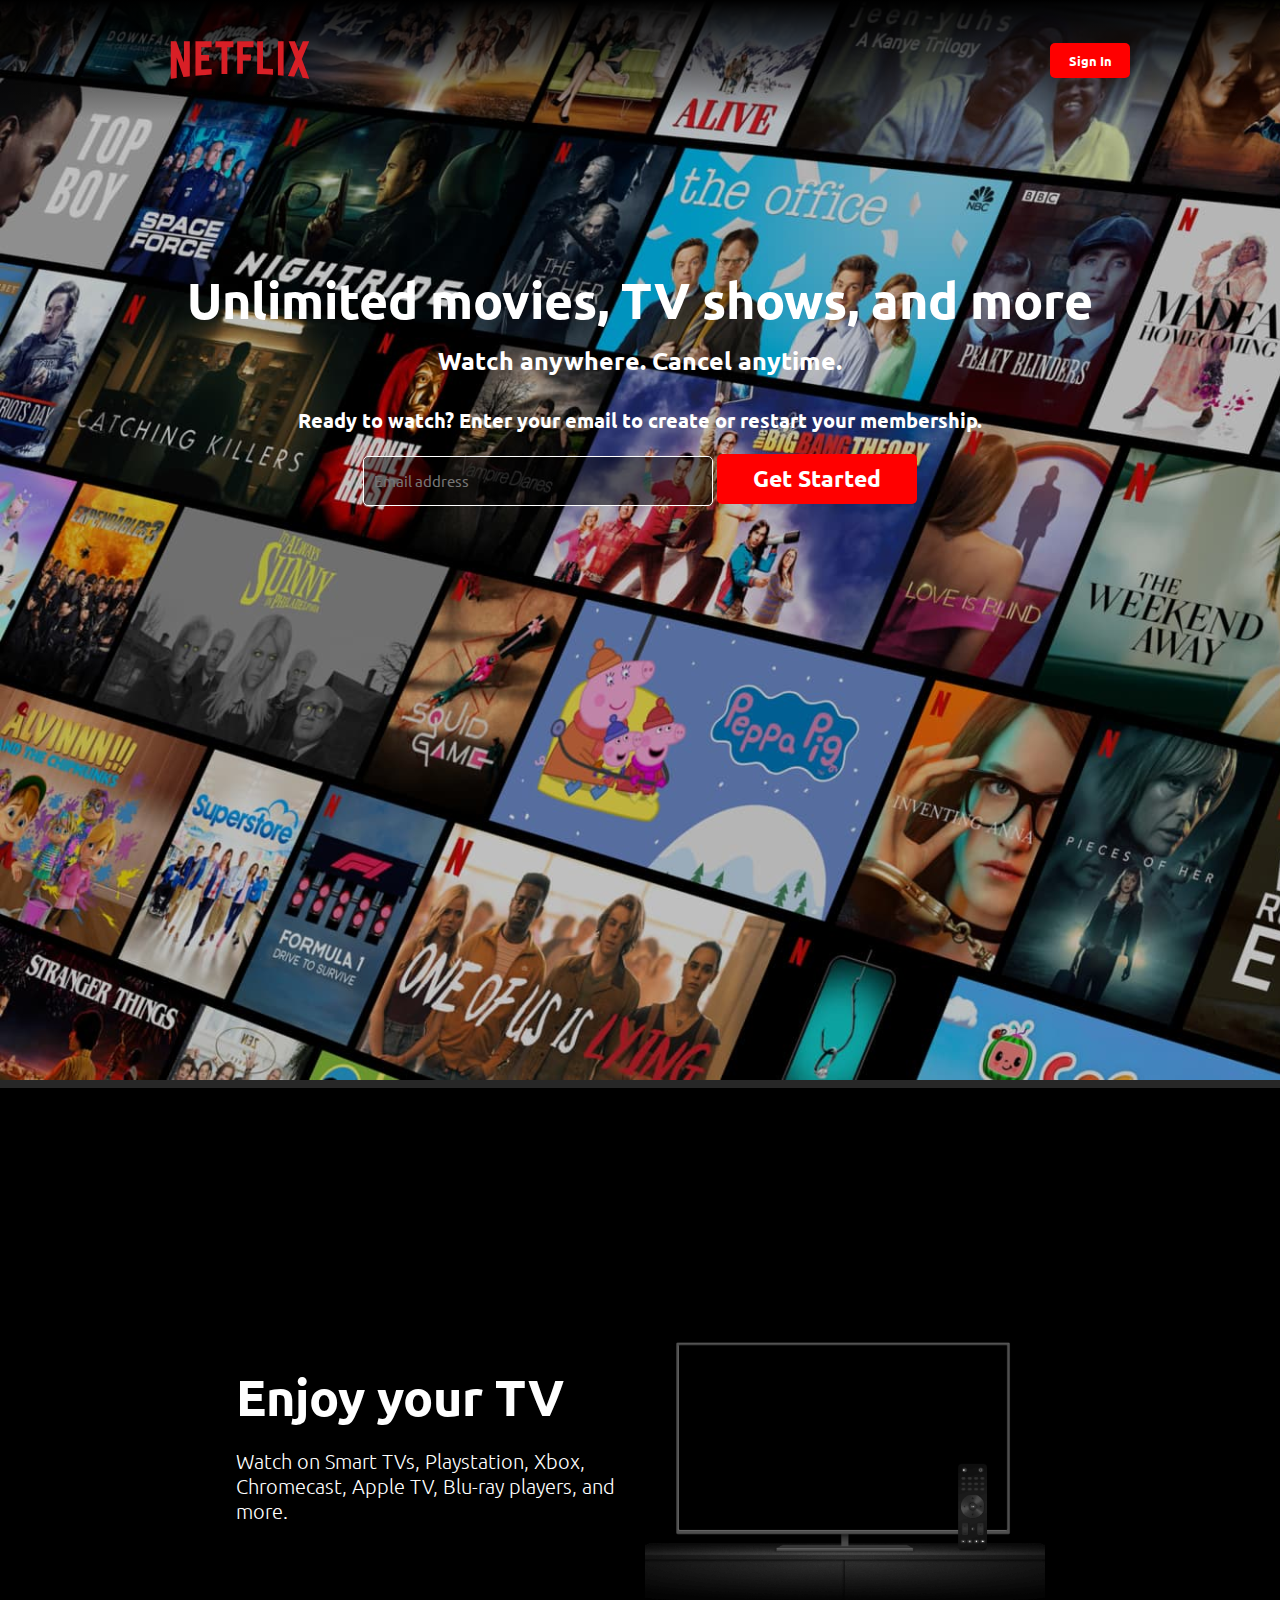
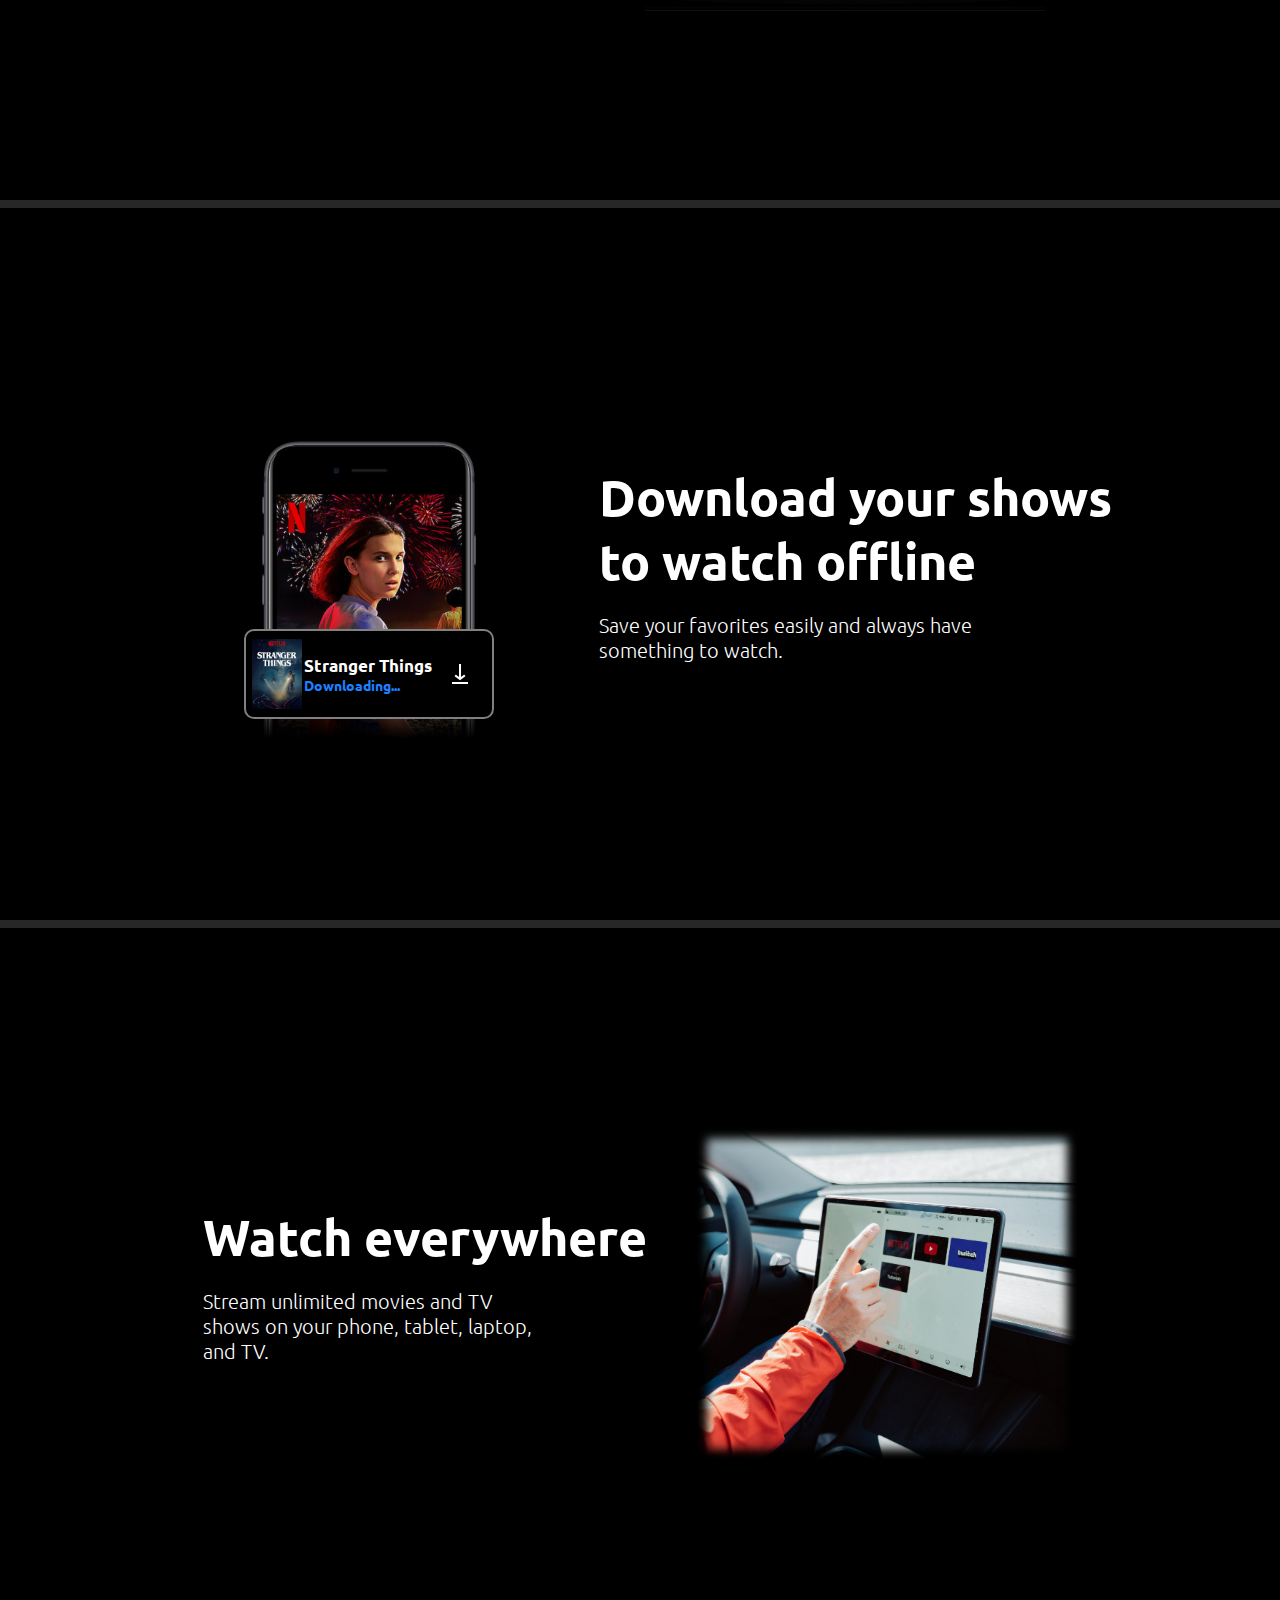
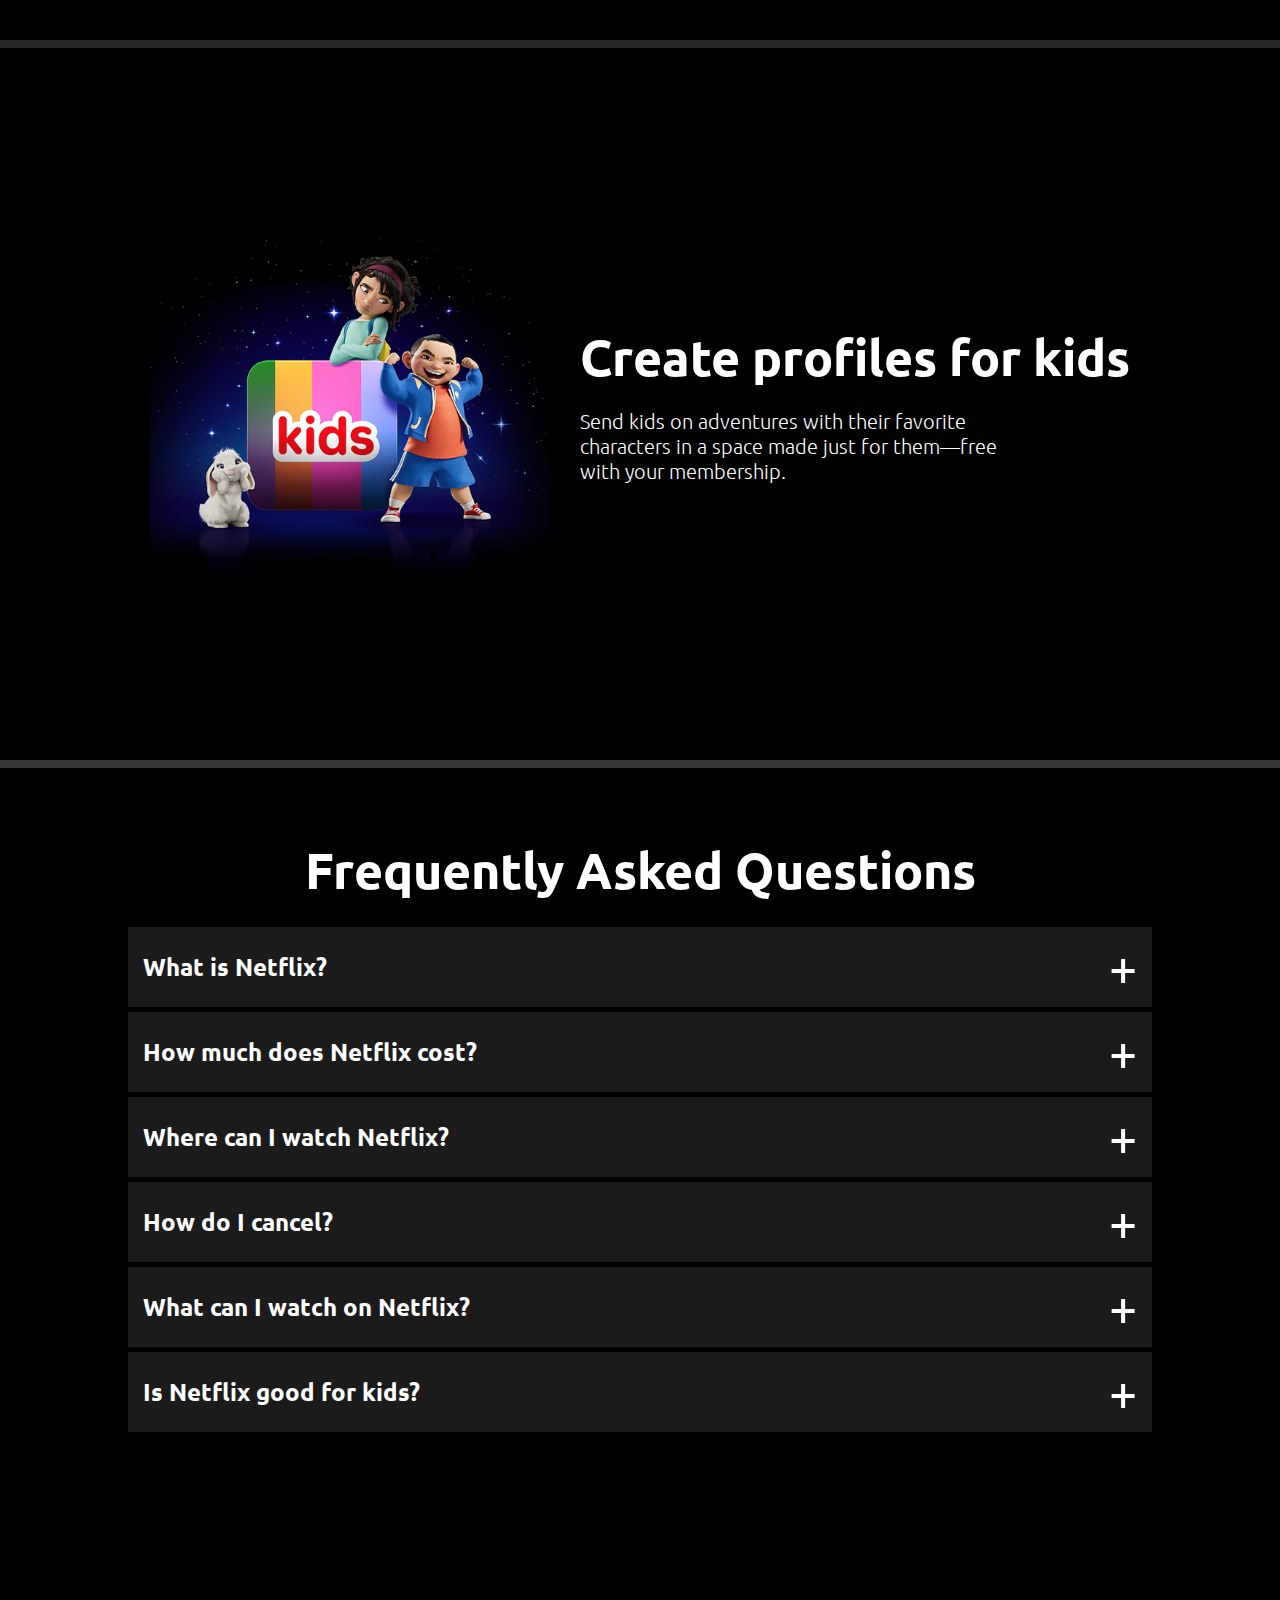
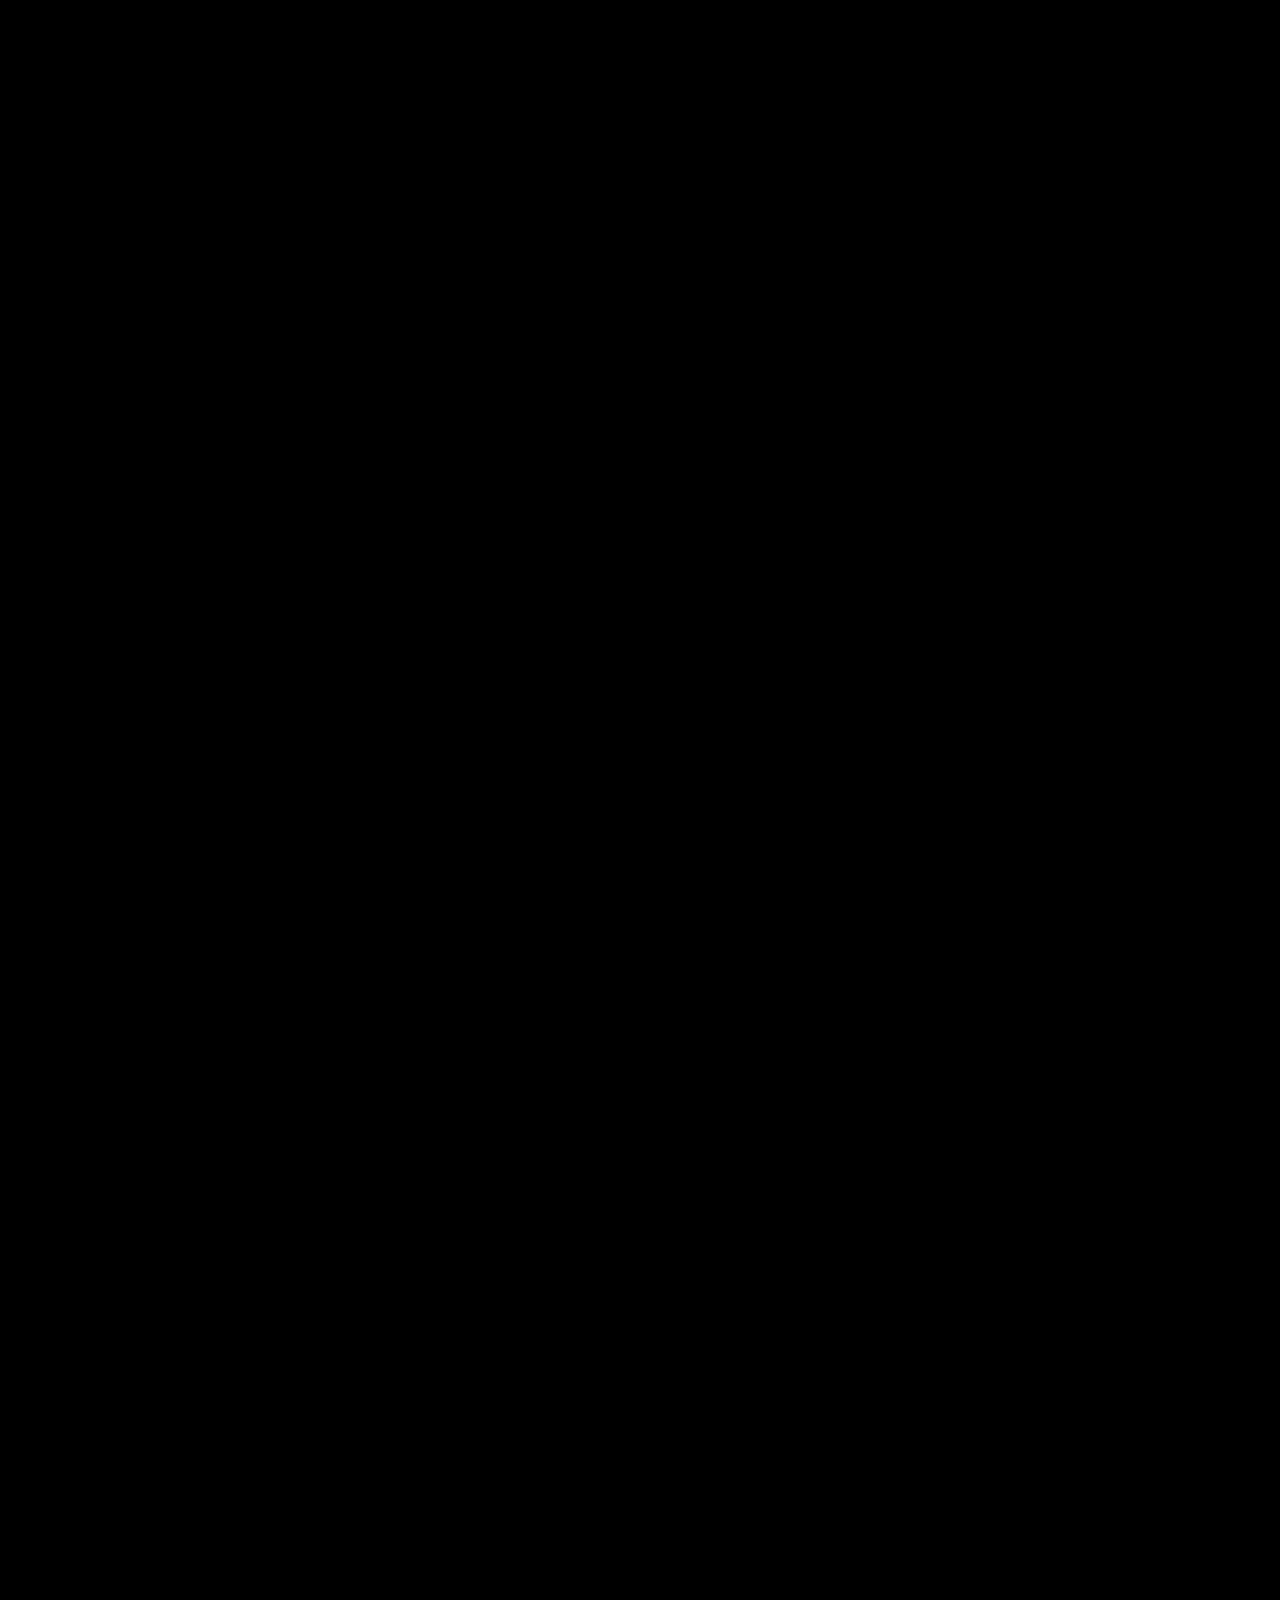
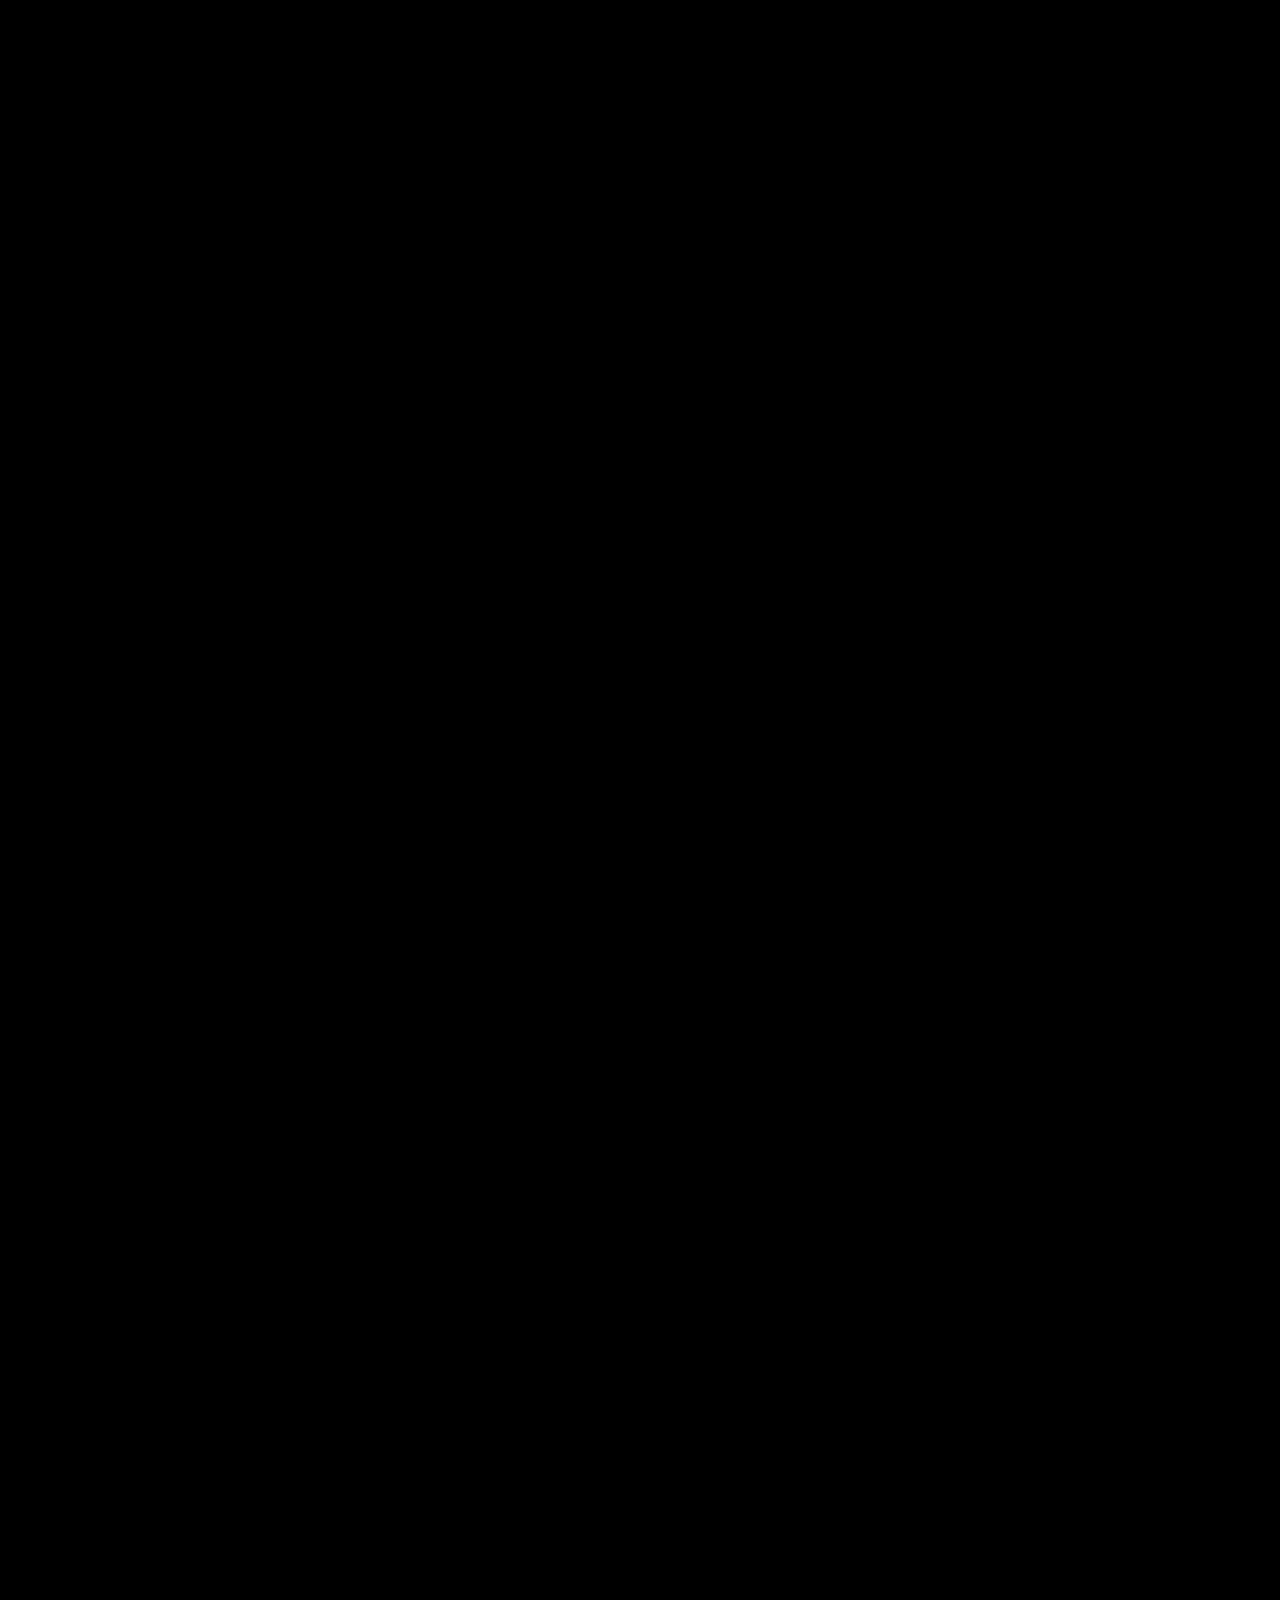
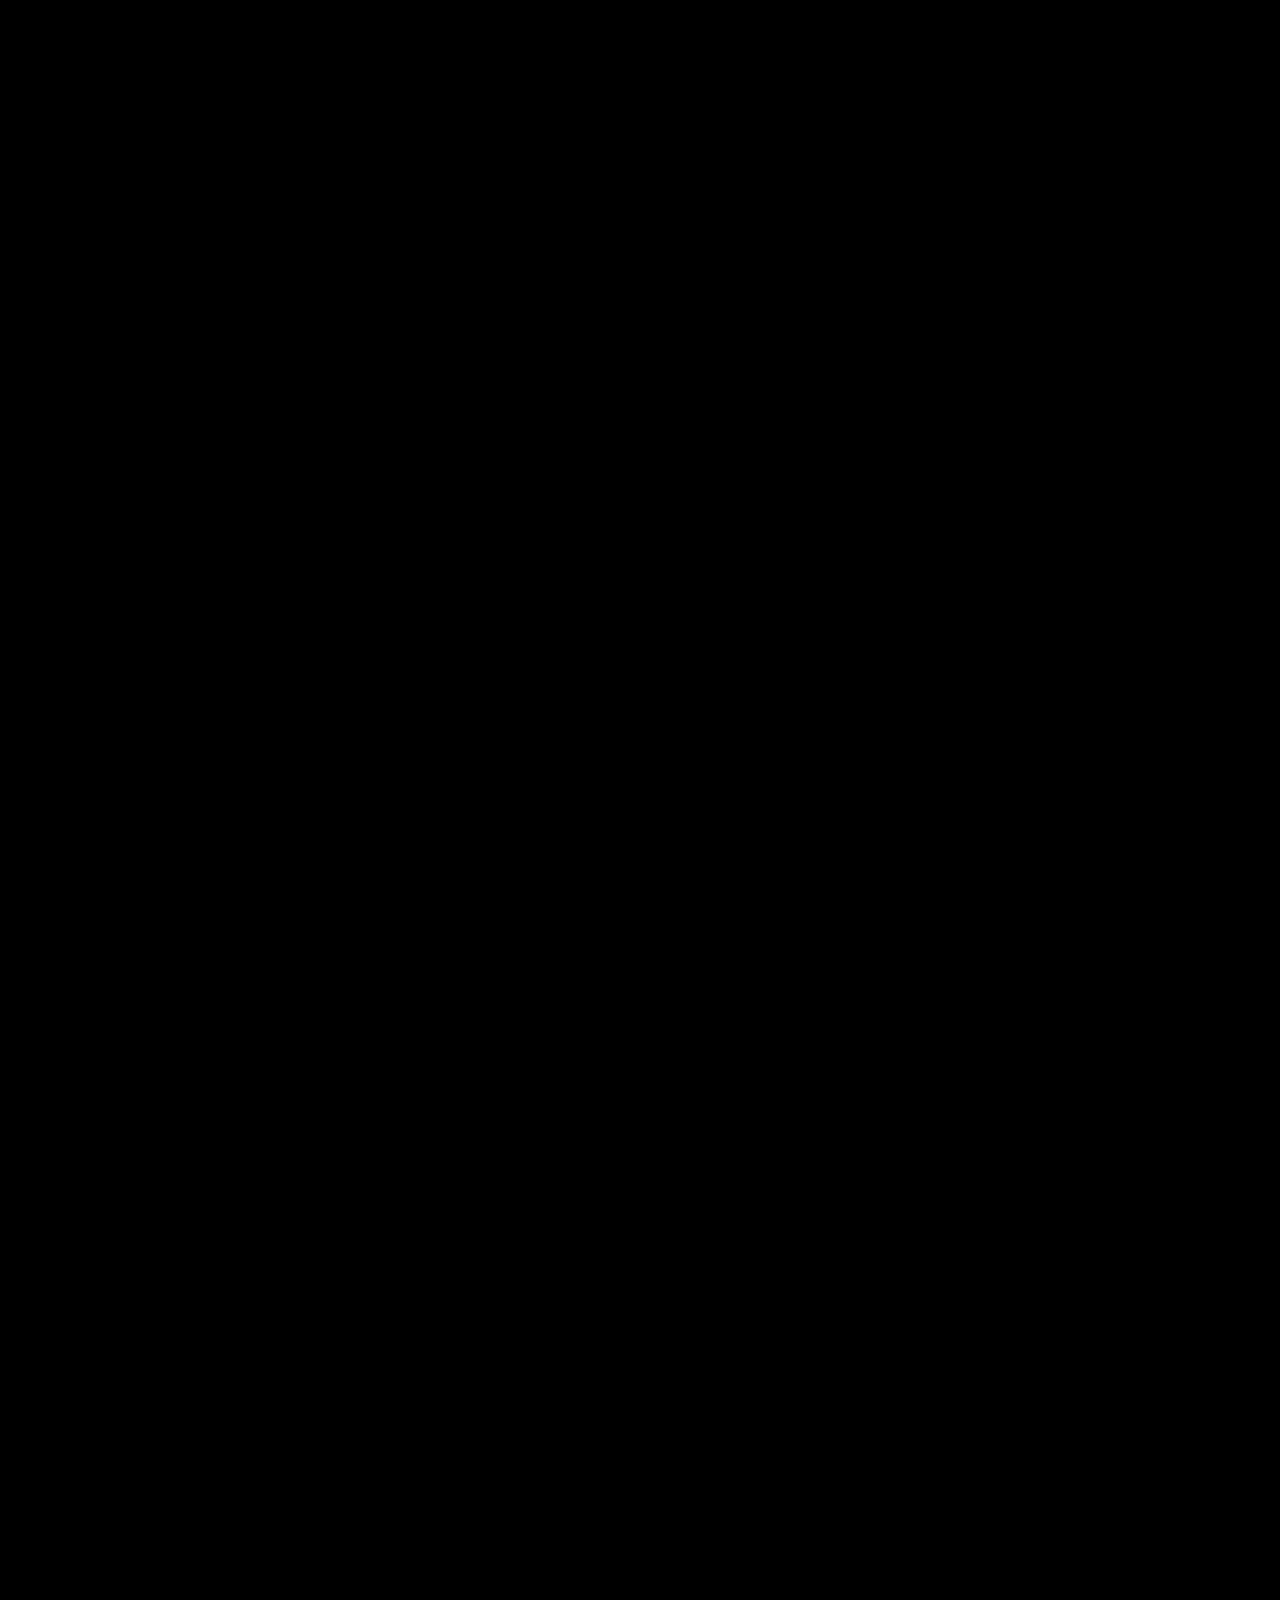
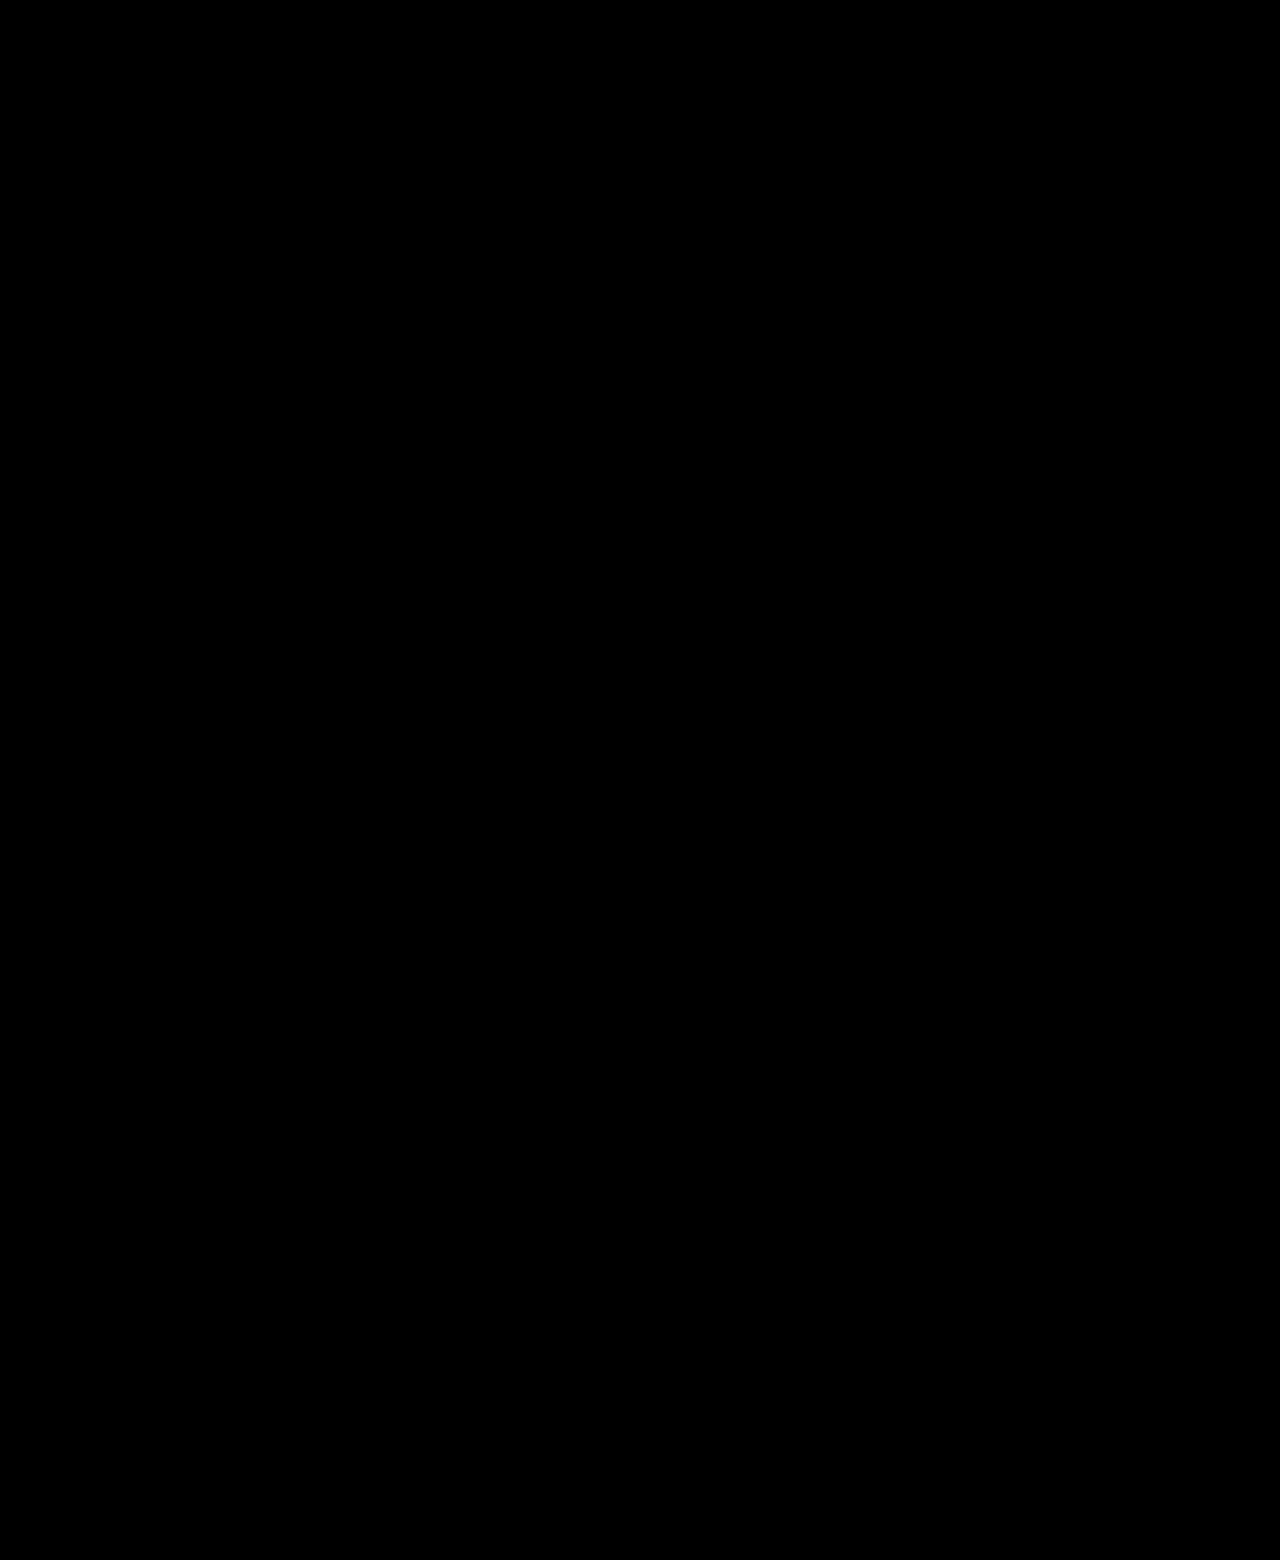
<file: index.html>
<!DOCTYPE html>
<html lang="en">
<head>
    <meta charset="UTF-8">
    <meta name="viewport" content="width=device-width, initial-scale=1.0">
    <title>Netflix</title>
    <link rel="stylesheet" href="./css/netflix.css">
    <link rel="shortcut icon" href="./images/netflix-1-logo-svgrepo-com.svg" type="image/x-icon">
</head>
<body>
    <section class="landing-page">
        <nav>
            <div class="netflix-icon"></div>
            <a href="login.html"><button class="signin" id="login">Sign In</button></a>
        </nav>
        <div class="motto">
            <h1>Unlimited movies, TV shows, and more</h1>
            <h2>Watch anywhere. Cancel anytime.</h2>
            <h3>Ready to watch? Enter your email to create or restart your membership.</h3>
            <form action="">
                <input type="email" name="email" id="email" placeholder="Email address">
                <a href="main.html"><input type="button" value="Get Started" id="submit"></a>
            </form>
        </div>
    </section>
    <section class="features">
        <div class="quote">
            <h1>Enjoy your TV</h1>
            <h2>Watch on Smart TVs, Playstation, Xbox,<br> Chromecast, Apple TV, Blu-ray players, and <br> more.</h2>
        </div>
        <div class="quote-image one">
            <video autoplay playsinline muted loop><source src="https://assets.nflxext.com/ffe/siteui/acquisition/ourStory/fuji/desktop/video-tv-0819.m4v" type="video/mp4"></video>
            <div class="tv-image">
                <img src="./images/tv.png">
            </div>
        </div>
    </section>
    <section class="features">
        <div class="quote-image two">
            <div class="downloading">
                <div class="downloading-image"></div>
                <div class="downloading-text">
                    <h2>Stranger Things</h2>
                    <h3>Downloading...</h3>
                </div>
                <div class="downloading-gif"></div>
            </div>
        </div>
        <div class="quote">
            <h1>Download your shows <br>to watch offline</h1>
            <h2>Save your favorites easily and always have <br>something to watch.</h2>
        </div>
    </section>
    <section class="features">
        <div class="quote">
            <h1>Watch everywhere</h1>
            <h2>Stream unlimited movies and TV <br> shows on your phone, tablet, laptop, <br> and TV.</h2>
        </div>
        <div class="quote-image three"></div>
    </section>
    <section class="features">
        <div class="quote-image four"></div>
        <div class="quote">
            <h1>Create profiles for kids</h1>
            <h2>Send kids on adventures with their favorite <br>characters in a space made just for them—free <br> with your membership.</h2>
        </div>
    </section>
    <section id="FAQ">
        <h1>Frequently Asked Questions</h1>
        <div class="questions" id="what-is-netflix">
            <div class="quest">
                <h2>What is Netflix?</h2>
                <span class="drop-sign">+</span>
            </div>
        </div>
        <div class="questions" id="netflix-cost">
            <div class="quest">
                <h2>How much does Netflix cost?</h2>
                <span class="drop-sign">+</span>
            </div>
        </div>
        <div class="questions" id="where-to-watch">
            <div class="quest">
                <h2>Where can I watch Netflix?</h2>
                <span class="drop-sign">+</span>
            </div>
        </div>
        <div class="questions" id="how-to-cancel">
            <div class="quest">
                <h2>How do I cancel?</h2>
                <span class="drop-sign">+</span>
            </div>
        </div>
        <div class="questions" id="what-to-watch">
            <div class="quest">
                <h2>What can I watch on Netflix?</h2>
                <span class="drop-sign">+</span>
            </div>
        </div>
        <div class="questions" id="age-appropriate">
            <div class="quest">
                <h2>Is Netflix good for kids?</h2>
                <span class="drop-sign">+</span>
            </div>
        </div>
    </section>
    <script src="./javascript/netflix.js"></script>
</body>
</html>
</file>
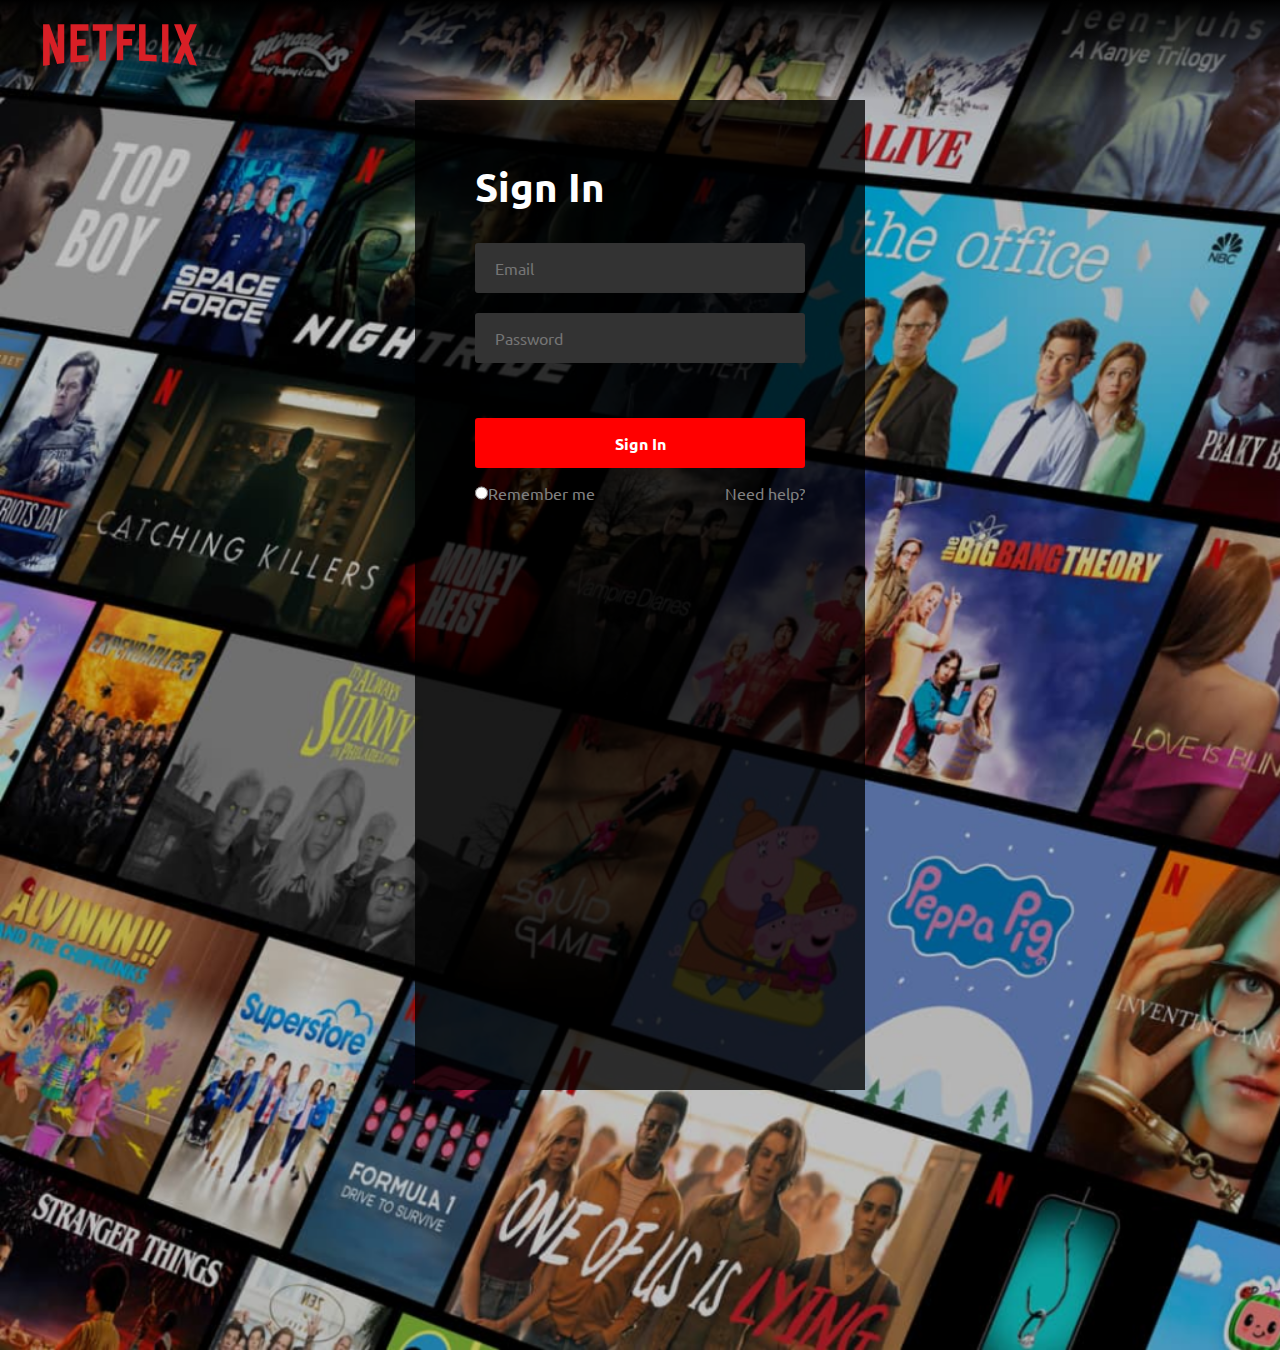
<file: login.html>
<!DOCTYPE html>
<html lang="en">
<head>
    <meta charset="UTF-8">
    <meta name="viewport" content="width=device-width, initial-scale=1.0">
    <title>Netflix</title>
    <link rel="stylesheet" href="./css/netflix-login.css">
    <link rel="shortcut icon" href="./images/netflix-1-logo-svgrepo-com.svg" type="image/x-icon">
</head>
<body>
    <section class="login-page">
        <div class="netflix-banner">
            <a href="index.html"><img src="./images/Netflix-Logo.wine.svg" alt="netflix-logo1" class="netflix-image"></a>
        </div>
        <form action="/" id="form">
            <h1>Sign In</h1>
            <input type="email" name="email" id="login-email" placeholder="Email" required>
            <span class="email-error"></span>
            <input type="password" placeholder="Password" id="password" minlength="5" maxlength="15">
            <span class="password-error"></span>
            <button type="submit">Sign In</button>
            <div>
                <input type="radio" name="remember-me" id="remember-me">
                <label for="remember-me">Remember me</label>
                <a href="" id="need-help">Need help?</a>
            </div>
        </form>
    </section>
    <script src="/./javascript/netflix-login.js"></script>
</body>
</html>
</file>
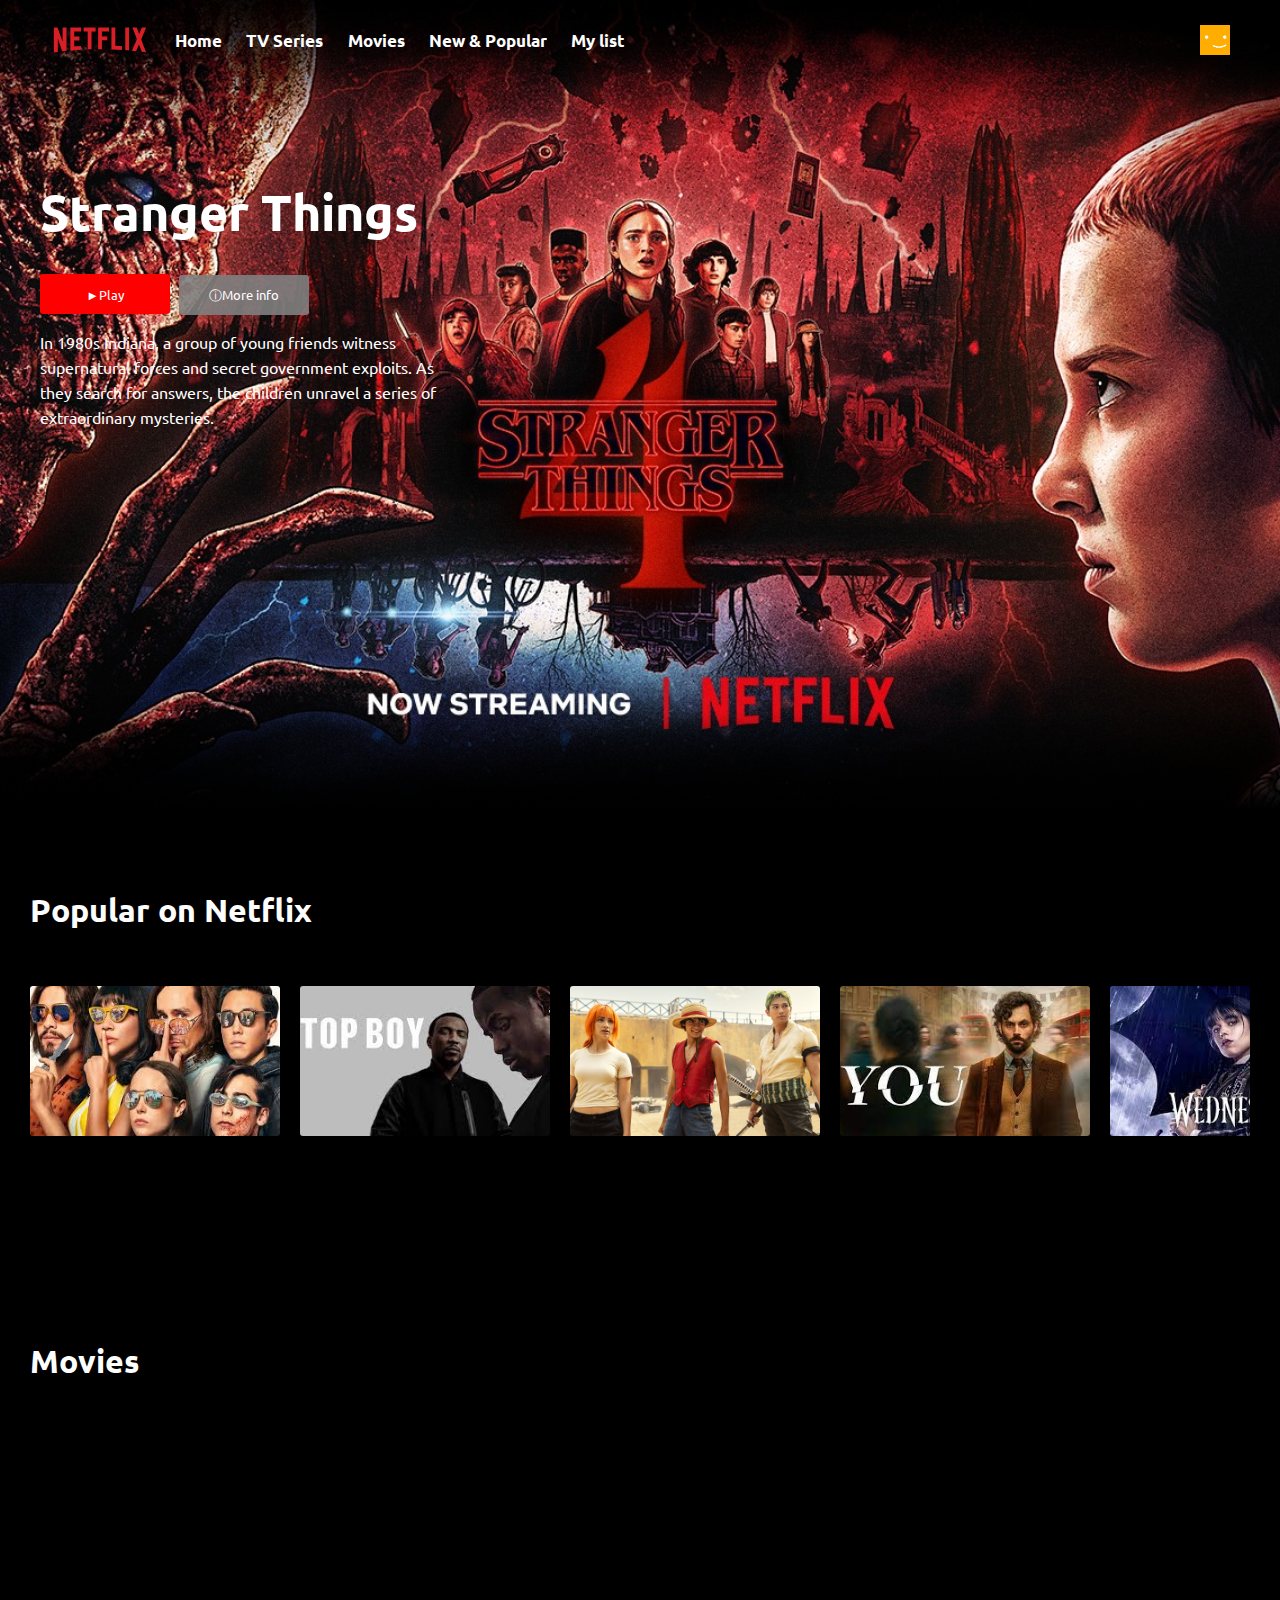
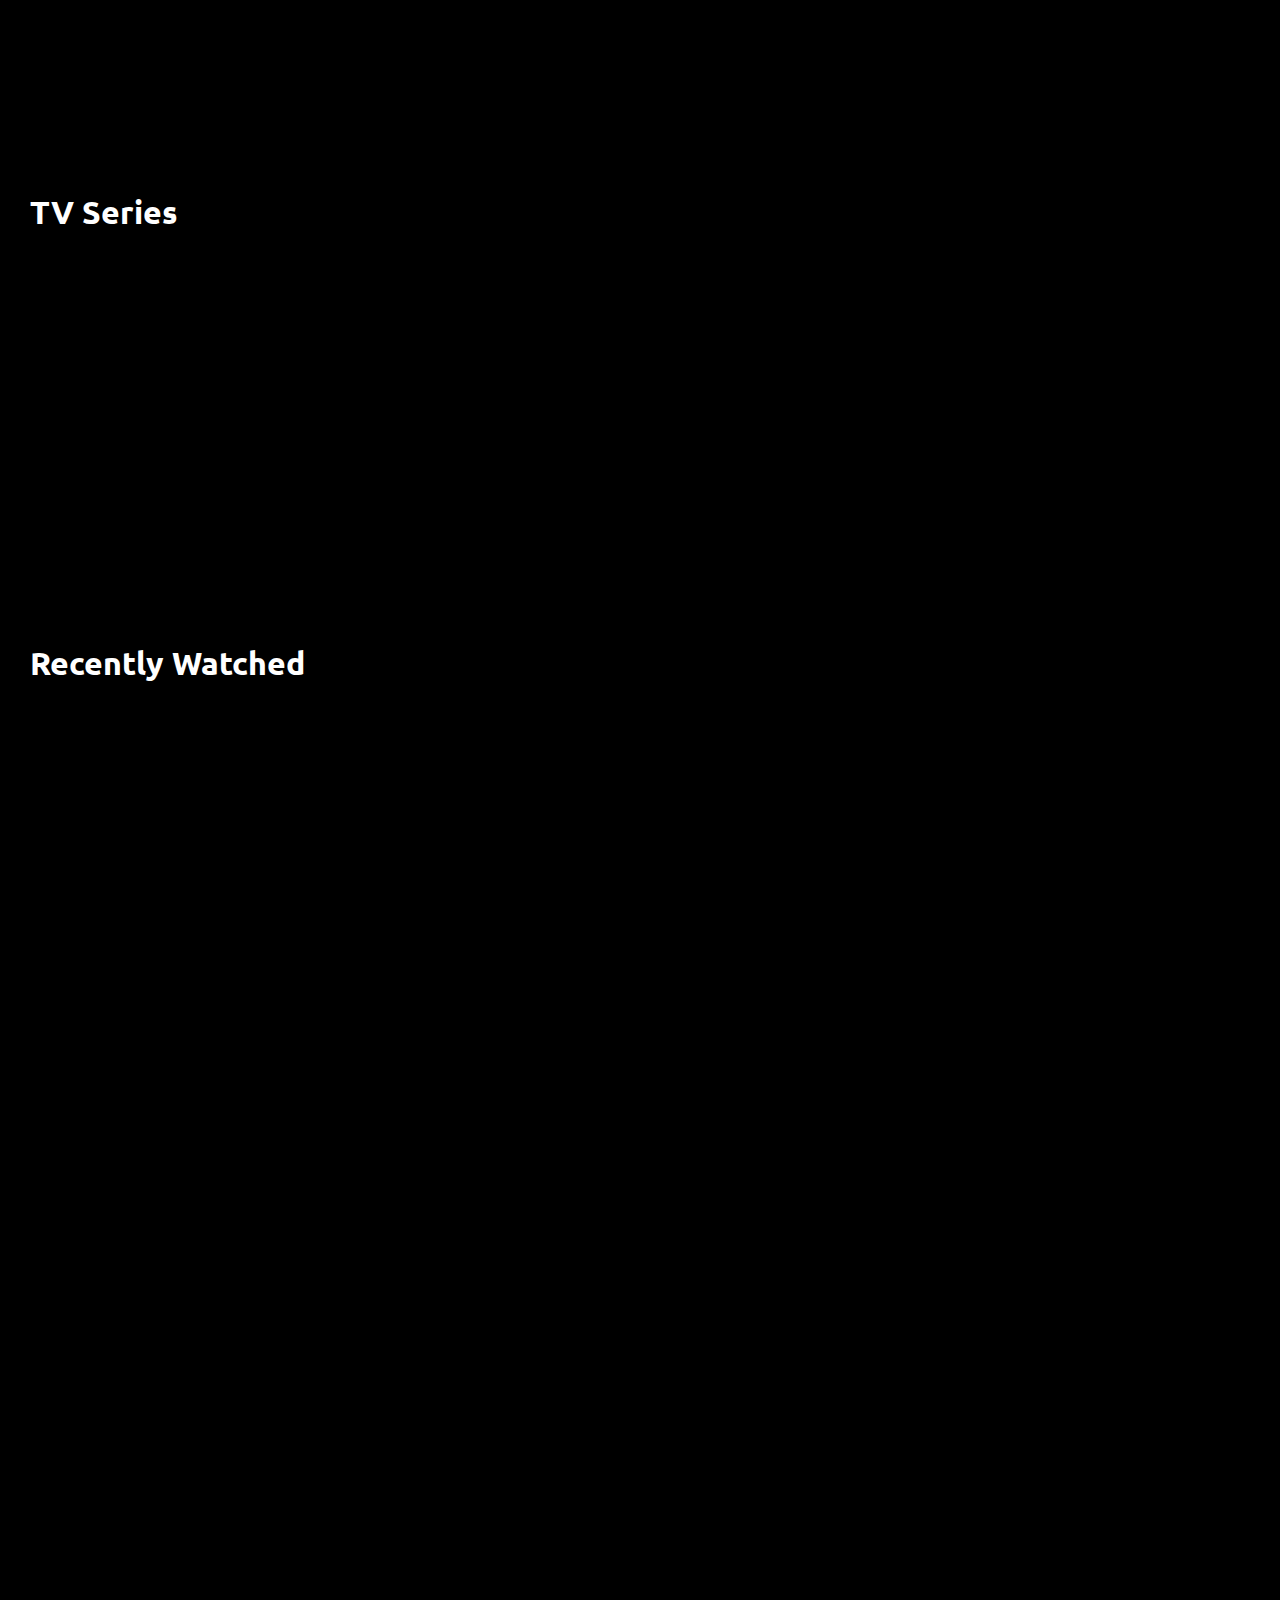
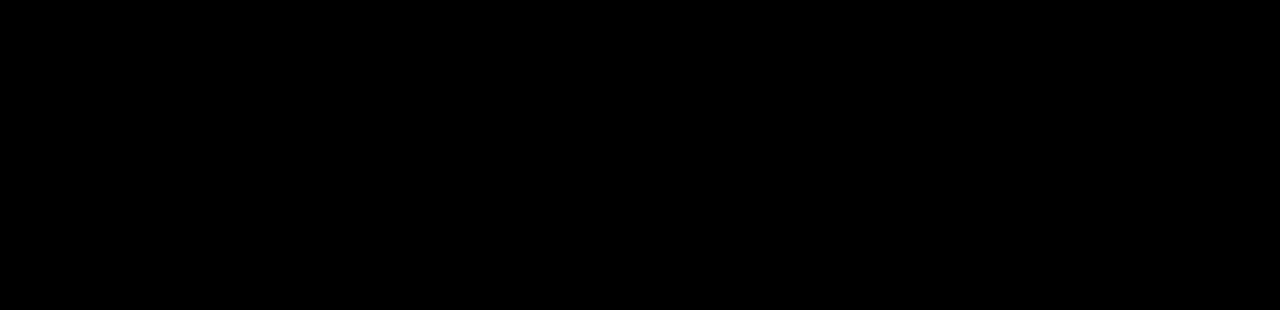
<file: main.html>
<!DOCTYPE html>
<html lang="en">
<head>
    <meta charset="UTF-8">
    <meta name="viewport" content="width=device-width, initial-scale=1.0">
    <link rel="stylesheet" href="./css/main.css">
    <link rel="shortcut icon" href="./images/netflix-1-logo-svgrepo-com.svg" type="image/x-icon">
    <title>Netflix</title>
</head>
<body>
    <section class="movie-background">
        <nav>
            <img src="./images/Netflix-Logo.wine.svg" alt="">
            <div class="menu">
                <h2>Home</h2>
                <h2>TV Series</h2>
                <h2>Movies</h2>
                <h2>New & Popular</h2>
                <h2>My list</h2>
            </div>
            <div class="profile"></div>
        </nav>
        <div class="about">
            <h1>Stranger Things</h1>
            <button id="play-button"><span>&#9658</span>Play</button>
            <button id="more-info-button"><span>&#9432</span>More info</button>
            <p>In 1980s Indiana, a group of young friends witness supernatural forces and secret government exploits. As they search for answers, the children unravel a series of extraordinary mysteries.</p>
        </div>
        <div class="fadeaway"></div>
    </section>
    <section class="movie-genres">
        <div class="movie-lists" id="">
            <h1>Popular on Netflix</h1>
            <div class="movie-list">
                <div class="movie-thumbnails" id="umbrella-academy"></div>
                <div class="movie-thumbnails" id="top-boy"></div>
                <div class="movie-thumbnails" id="one-peice"></div>
                <div class="movie-thumbnails" id="you"></div>
                <div class="movie-thumbnails" id="wednesday"></div>
                <div class="movie-thumbnails" id="lucifer"></div>
                <div class="movie-thumbnails" id="family-guy"></div>
                <div class="movie-thumbnails" id="peaky-blinders"></div>
                <div class="movie-thumbnails" id="riverdale"></div>
                <div class="movie-thumbnails" id="bridgerton"></div>
            </div>
        </div>
        <div class="movie-lists" id="">
            <h1>Movies</h1>
            <div class="movie-list">
                <div class="movie-thumbnails"></div>
                <div class="movie-thumbnails"></div>
                <div class="movie-thumbnails"></div>
                <div class="movie-thumbnails"></div>
                <div class="movie-thumbnails"></div>
                <div class="movie-thumbnails"></div>
                <div class="movie-thumbnails"></div>
                <div class="movie-thumbnails"></div>
                <div class="movie-thumbnails"></div>
                <div class="movie-thumbnails"></div>
            </div>
        </div>
        <div class="movie-lists" id="">
            <h1>TV Series</h1>
            <div class="movie-list">
                <div class="movie-thumbnails"></div>
                <div class="movie-thumbnails"></div>
                <div class="movie-thumbnails"></div>
                <div class="movie-thumbnails"></div>
                <div class="movie-thumbnails"></div>
                <div class="movie-thumbnails"></div>
                <div class="movie-thumbnails"></div>
                <div class="movie-thumbnails"></div>
                <div class="movie-thumbnails"></div>
                <div class="movie-thumbnails"></div>
            </div>
        </div>
        <div class="movie-lists" id="">
            <h1>Recently Watched</h1>
            <div class="movie-list">
                <div class="movie-thumbnails"></div>
                <div class="movie-thumbnails"></div>
                <div class="movie-thumbnails"></div>
                <div class="movie-thumbnails"></div>
                <div class="movie-thumbnails"></div>
                <div class="movie-thumbnails"></div>
                <div class="movie-thumbnails"></div>
                <div class="movie-thumbnails"></div>
                <div class="movie-thumbnails"></div>
                <div class="movie-thumbnails"></div>
            </div>
        </div>
    </section>
    <script src="./javascript/main.js" type="module"></script>
</body>
</html>
</file>
<file: css/netflix.css>
@import url('https://fonts.googleapis.com/css2?family=Average+Sans&family=Ubuntu&display=swap');

*{
    margin: 0;
    padding: 0;
    box-sizing: border-box;
    overflow-x: hidden;
    font-family: 'Ubuntu', sans-serif;
}

.landing-page{
    display: flex;
    flex-direction: column;
    height: 120vh;
    width: 100vw;
    background-image: url(../images/netflixteaser.png);
    background-size: cover;
}

nav{
    display: flex;
    flex-direction: row;
    justify-content: space-between;
    align-items: center;
    width: 100vw;
    height: 120px;
    background-image: linear-gradient(black, transparent);
}

.netflix-icon{
    margin-left: 150px;
    height: 120px;
    width: 160px;
    background-image: url(../images/Netflix-Logo.wine.svg);
    background-size: cover;
}

.signin{
    margin-right: 150px;
    height: 35px;
    width: 80px;
    background-color: red;
    border: none;
    border-radius: 5px;
    color: white;
    font-weight: bolder;
}

.features{
    width: 100vw;
    height: 80vh;
    background-color: black;
    border-top: 8px solid rgba(128, 128, 128, 0.3);
    display: flex;
    gap: 30px;
    justify-content: center;
    align-items: center;
    color: white;
}

.motto{
    color: white;
    align-self: center;
    margin-top: 150px;
    text-align: center;
    line-height: 60px;
}

.motto h1{
    font-size: 50px;
    font-weight: bolder;
}

.motto h2{
    font-size: 25px;
}

.motto h3{
    font-size: 20px;
}

#email{
    height: 50px;
    width: 350px;
    padding: 10px;
    background-color: rgba(0, 0, 0, 0.493);
    border: 1px solid white;
    border-radius: 5px;
    color: rgb(202, 20, 20);
    font-size: 15px;
}

#submit{
    height: 50px;
    width: 200px;
    font-size: 23px;
    background-color: red;
    border-radius: 5px;
    border: none;
    color: white;
    font-weight: 900;
}

.quote-image{
    height: 350px;
    width: 400px;
    overflow: hidden;
}

.quote-image.one{
    position: relative;
    display: flex;
    justify-content: center;
    align-items: center;
}

.tv-image{
    position: absolute;
    display: flex;
    justify-content: center;
    align-items: center;
    height: 400px;
    width: 450px;
    overflow: hidden;
}

video{
    margin-bottom: 10px;
    margin-left: 8px;
    height: 190px;
}

.quote-image.two{
    display: flex;
    justify-content: center;
    background-image: url(../images/mobile-0819.jpg);
    background-size: cover;
    background-position: center;
}

.downloading{
    display: flex;
    align-items: center;
    justify-content: space-around;
    padding: 5px;
    margin-top: 240px;
    width: 250px;
    height: 90px;
    border: 2px solid rgba(128, 128, 128);
    border-radius: 10px;
    background-color: black;
}

.downloading-image{
    background-image: url(../images/boxshot.png);
    background-size: cover;
    background-position: center;
    height: 70px;
    width: 50px;
}

.downloading-text h2{
    font-size: 17px;
}


.downloading-text h3{
    font-size: 14px;
    color: rgb(30, 128, 255);
}

.downloading-gif{
    background-image: url(../images/download-icon.gif);
    background-size: cover;
    background-position: center;
    height: 50px;
    width: 50px;
}

.quote-image.three{    
    background-image: url(../images/malte-helmhold-Tolc4GeimEI-unsplash.jpg);
    background-size: cover;
    background-position: center;
    box-shadow: 10px 10px 10px 20px inset black;
}

.quote-image.four{
    background-image: url(../images/AAAABejKYujIIDQciqmGJJ8BtXkYKKTi5jiqexltvN1YmvXYIfX8B9CYwooUSIzOKneblRFthZAFsYLMgKMyNfeHwk16DmEkpIIcb6A3.png);
    background-size: cover;
    background-position: center;
}

.quote h1{
    font-size: 50px;
}

.quote h2{
    font-size: 20px;
    font-weight: lighter;
    margin-top: 20px;
}

#FAQ{
    width: 100vw;
    height: 800vh;
    background-color: black;
    border-top: 8px solid rgb(54, 54, 54);
    color: white;
    display: flex;
    flex-direction: column;
    align-items: center;
}

#FAQ h1{
    margin-top: 70px;
    margin-bottom: 20px;
    font-size: 50px;
}

.questions{
    display: flex;
    flex-direction: column;
    height: fit-content;
    width: 80vw;
    overflow-y: hidden;
    margin-top: 5px;
}

.quest{
    display: flex;
    justify-content: space-between;
    align-items: center;
    height: 80px;
    width: 80vw;
    transition: .2s;
    background-color: rgb(54, 54, 54, 0.5);
    padding: 15px;
    overflow-y: hidden;
}

.quest.selected{
    background-color: rgb(54, 54, 54, 1);
}

.quest:hover{
    background-color: rgb(54, 54, 54, 1);
}

.drop-sign{
    font-size: 50px;
    transition: .1s;
}

.drop-sign.changed{
    transform: rotate(45deg);
}

.answers{
    margin-top: 1px;
    height: fit-content;
    width: 80vw;
    background-color: rgb(54, 54, 54);
    transition: 1s;
    padding: 15px;
    font-size: 20px;
}
</file>
<file: css/netflix-login.css>
@import url('https://fonts.googleapis.com/css2?family=Average+Sans&family=Ubuntu&display=swap');

*{
    margin: 0;
    padding: 0;
    box-sizing: border-box;
    overflow-x: hidden;
    font-family: 'Ubuntu', sans-serif;
}

.login-page{
    background-image: url(../images/netflixteaser.png);
    height: 150vh;
    width: 100vw;
    background-size: cover;
    display: flex;
    flex-direction: column;
    align-items: center;
}

.netflix-banner{
    width: 100vw;
    height: 100px;
    background-image: linear-gradient(black, transparent);
}

.netflix-image{
    height: 90px;
    width: 200px;
    margin-left: 20px;
}

form{
    height: 110vh;
    width: 450px;
    background-color: rgba(0, 0, 0, 0.767);
    display: flex;
    flex-direction: column;
    padding: 60px;
}

form h1{
    font-size: 40px;
    color: white;
}

form input{
    height: 50px;
    background-color: rgb(51, 51, 51);
    border: none;
    color: rgb(255, 255, 255);
    font-size: 16px;
    padding: 20px;
    border-radius: 3px;
}

#login-email{
    margin-top: 30px;
}

#password{
    margin-top: 15px;
}

button{
    height: 50px;
    margin-top: 50px;
    background-color: red;
    color: white;
    border-radius: 3px;
    border: none;
    font-size: 16px;
    font-weight: bolder;
}

form div{
    display: flex;
    align-items: center;
    color: gray;
    width: 330px;
}

form div a{
    margin-left: auto;
    color: gray;
    text-decoration: none;
}

.email-error, .password-error{
    margin-top: 5px;
    width: 330px;
    background-color: transparent;
    font-size: 13px;
    color: coral;
}

#login-email:focus, #password:focus{
    outline: none;
    background-color: rgb(77, 77, 77);
}

.active{
    border-bottom: 2px solid coral;
}
</file>
<file: css/main.css>
@import url('https://fonts.googleapis.com/css2?family=Average+Sans&family=Ubuntu&display=swap');

*{
    margin: 0;
    padding: 0;
    box-sizing: border-box;
    font-family: 'Ubuntu', sans-serif;
    overflow-x: hidden;
}

.movie-background{
    background-image: url(../images/stcoverposter.jpg);
    background-size: cover;
    background-position: center;

    height: 90vh;
    width: 100vw;

    display: flex;
    flex-direction: column;
}

.movie-background nav{
    color: white;
    width: 100vw;
    height: 80px;
    display: flex;
    align-items: center;
    margin-bottom: 100px;
}

.movie-background img{
    margin-left: 40px;
    height: 80px;
    width: 120px;

}

.menu{
    display: flex;
    align-items: center;
    justify-content: space-between;

    width: 450px;
    margin-left: 15px;

    font-size: .7rem;
}

.profile{
    background-image: url(../images/netflixprofile.png);
    background-position: center;
    background-size: cover;

    height: 30px;
    width: 30px;

    margin-left: auto;
    margin-right: 50px;
}

.about{
    height: fit-content;
    width: 400px;
    margin-left: 40px;

    color: white;
}

.about h1{
    font-size: 50px;
    margin-bottom: 30px;
}

.about button{
    height: 40px;
    width: 130px;
    margin-right: 5px;

    font-size: .8rem;

    border: none;
    border-radius: 3px;

    color: white;
}

.about p{
    margin-top: 15px;
    line-height: 25px;
}

#play-button{
    background-color: red;
}

#more-info-button{
    background-color: rgba(128, 128, 128, 0.9);
}

.fadeaway{
    margin-top: auto;
    width: 100vw;
    height: 100px;
    background-image: linear-gradient(transparent, black);
}

.movie-genres{
    height: 300vh;

    display: flex;
    flex-direction: column;
    gap: 50px;

    background-color: black;
}

.movie-lists{
    height: fit-content;
    margin-top: 80px;
    overflow-y: hidden;
    padding-left: 30px;
    padding-right: 30px;
}

.movie-lists h1{
    color: white;
    width: fit-content;
    margin-bottom: -20px;
}

.movie-list{
    display: grid;
    grid-auto-flow: column;
    gap: 20px;
    align-items: center;

    overflow-x: scroll;
    overflow-y: hidden;

    height: 300px;
}

.movie-thumbnails{
    height: 150px;
    width: 250px;
    background-position: center;
    background-size: cover;
    border-radius: 3px;
    transition: .3s;

    display: flex;
    flex-direction: column;
    justify-content: flex-end;
    padding: 10px;

    color: white;
}

.movie-thumbnails h1{
    margin-bottom: 10px;
}

.movie-thumbnails:hover{
    height: 225px;
    width: 375px;
}

#umbrella-academy{
    background-image: url(../images/umbrellaacademy.jpeg);

}

#top-boy{
    background-image: url(../images/topboy2.jpeg);

}

#one-peice{
    background-image: url(../images/onepeice.jpg);

}

#you{
    background-image: url(../images/you.jpeg);

}

#wednesday{
    background-image: url(../images/wednesday.jpeg);

}

#lucifer{
    background-image: url(../images/lucifer.jpeg);

}

#family-guy{
    background-image: url(../images/familyguy.jpeg);

}

#peaky-blinders{
    background-image: url(../images/peakyblinders.jpeg);

}

#riverdale{
    background-image: url(../images/riverdale.jpeg);

}

#bridgerton{
    background-image: url(../images/bridgerton.jpeg);

}

/* ------ custom scrollbar ------ */
::-webkit-scrollbar{
    width: 10px;
}

::-webkit-scrollbar-track{
    background: black;
}

::-webkit-scrollbar-thumb{
    background: rgba(128, 128, 128, 0.582);
    border-radius: 10px;
}

::-webkit-scrollbar-thumb:horizontal{
    background: none;
}

::-webkit-scrollbar-thumb:vertical:hover{
    background: gray;
}
</file>
